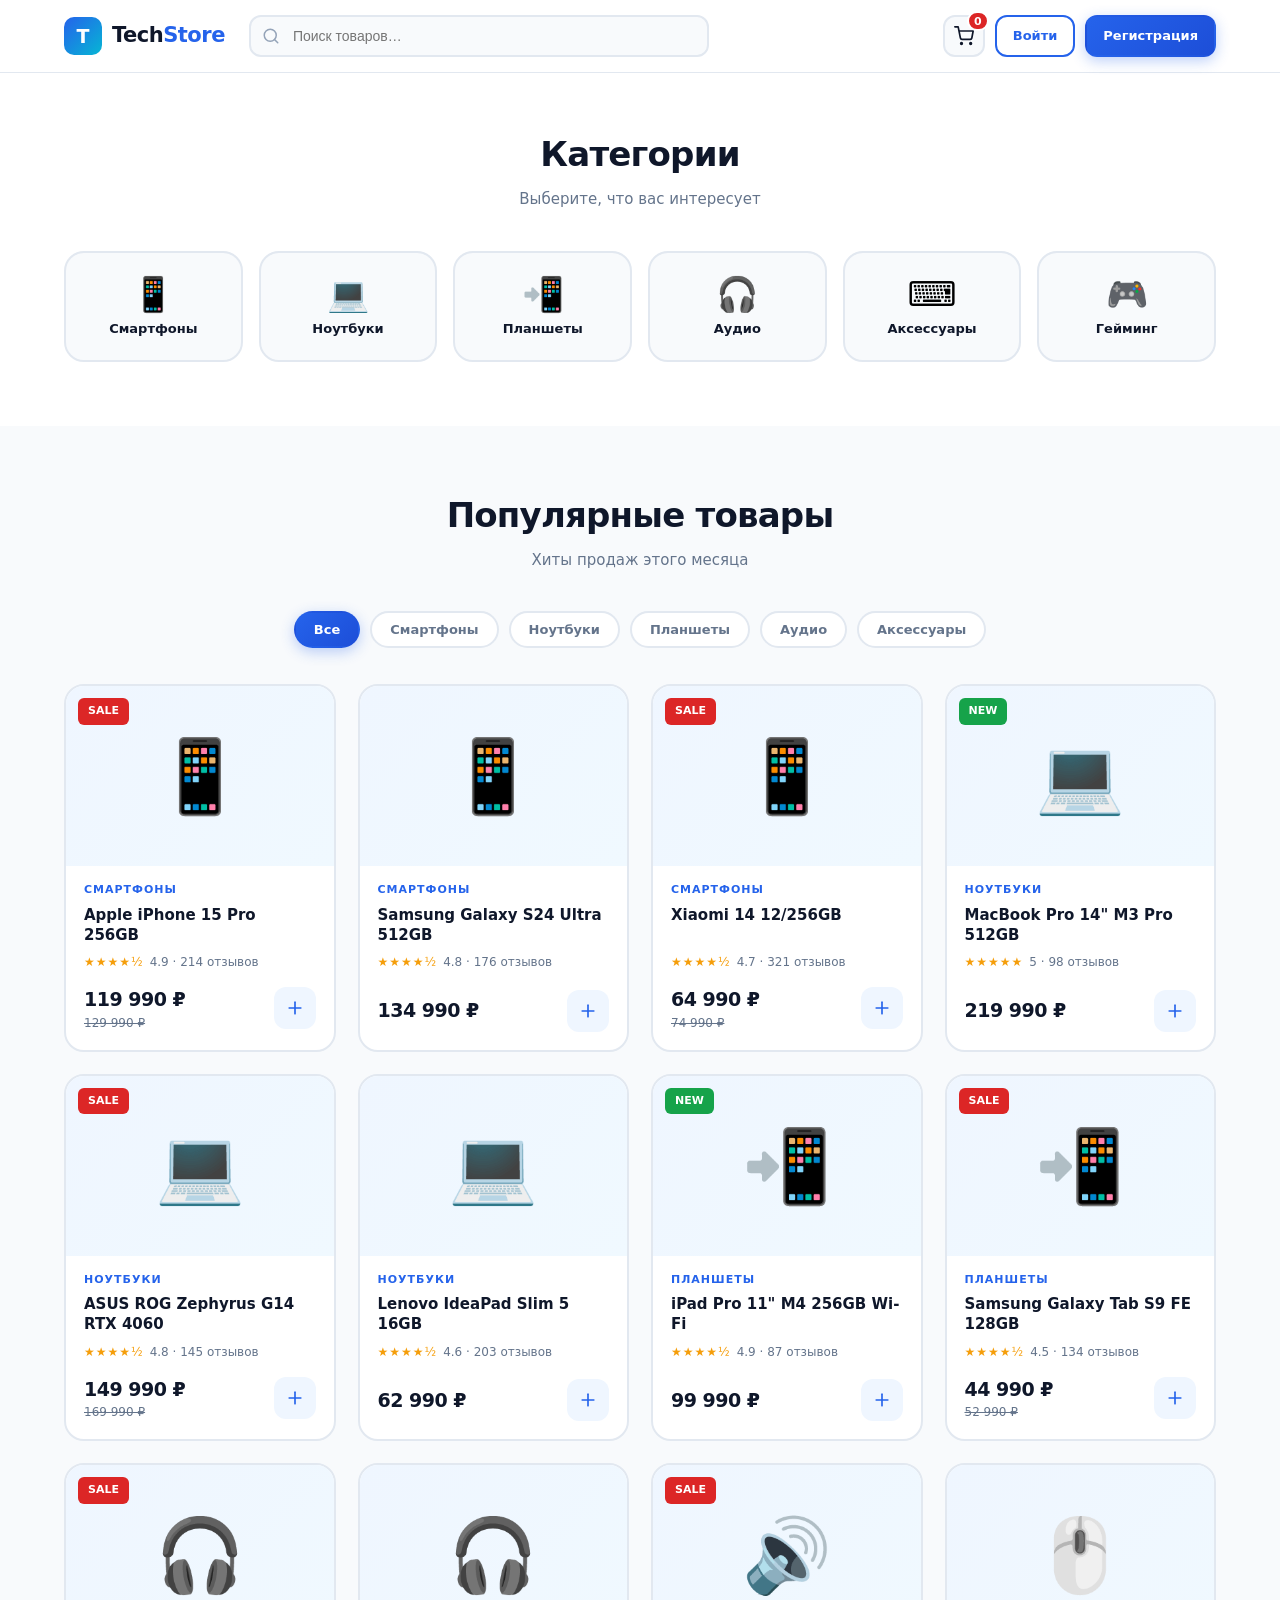
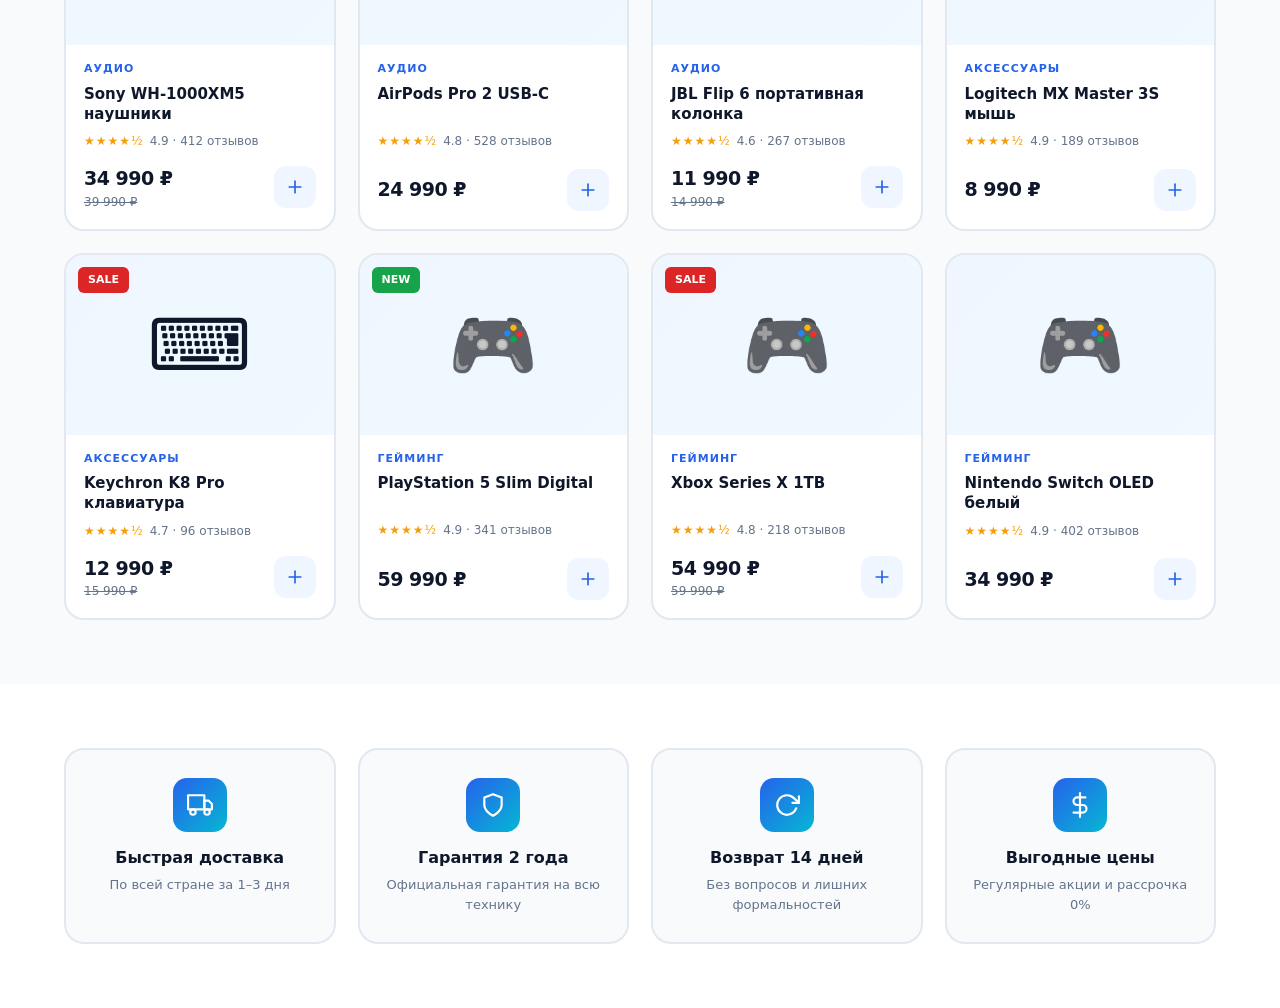
<file: pages/index.html>
<!DOCTYPE html>
<html lang="ru">
<head>
    <meta charset="UTF-8">
    <meta name="viewport" content="width=device-width, initial-scale=1.0">
    <title>TechStore</title>
    <link rel="stylesheet" href="../styles/index.css">
</head>
<body>

<header class="header">
    <div class="container header-inner">
        <a href="index.html" class="logo">
            <div class="logo-icon">T</div>
            <div class="logo-text">Tech<span>Store</span></div>
        </a>

        <div class="search">
            <svg class="search-icon" viewBox="0 0 24 24" fill="none" stroke="currentColor" stroke-width="2" stroke-linecap="round" stroke-linejoin="round">
                <circle cx="11" cy="11" r="8"/>
                <line x1="21" y1="21" x2="16.65" y2="16.65"/>
            </svg>
            <label>
                <input type="text" id="searchInput" placeholder="Поиск товаров…">
            </label>
        </div>

        <nav class="header-actions">
            <button class="icon-btn" id="cartBtn" aria-label="Корзина">
                <svg viewBox="0 0 24 24" fill="none" stroke="currentColor" stroke-width="2" stroke-linecap="round" stroke-linejoin="round">
                    <circle cx="9" cy="21" r="1"/>
                    <circle cx="20" cy="21" r="1"/>
                    <path d="M1 1h4l2.68 13.39a2 2 0 0 0 2 1.61h9.72a2 2 0 0 0 2-1.61L23 6H6"/>
                </svg>
                <span class="cart-badge" id="cartBadge">0</span>
            </button>
            <a href="login.html" class="btn btn-outline btn-sm">Войти</a>
            <a href="register.html" class="btn btn-primary btn-sm">Регистрация</a>
        </nav>
    </div>
</header>

<section class="categories">
    <div class="container">
        <div class="section-head">
            <h2>Категории</h2>
            <p>Выберите, что вас интересует</p>
        </div>

        <div class="category-grid" id="categoryGrid">

        </div>
    </div>
</section>

<section class="catalog" id="catalog">
    <div class="container">
        <div class="section-head">
            <h2>Популярные товары</h2>
            <p>Хиты продаж этого месяца</p>
        </div>

        <div class="filters" id="filters">
            <button class="filter-chip active" data-filter="all">Все</button>
            <button class="filter-chip" data-filter="smartphones">Смартфоны</button>
            <button class="filter-chip" data-filter="laptops">Ноутбуки</button>
            <button class="filter-chip" data-filter="tablets">Планшеты</button>
            <button class="filter-chip" data-filter="audio">Аудио</button>
            <button class="filter-chip" data-filter="accessories">Аксессуары</button>
        </div>

        <div class="product-grid" id="productGrid">
        </div>

        <div class="empty-state" id="emptyState">
            <svg viewBox="0 0 24 24" fill="none" stroke="currentColor" stroke-width="1.5" stroke-linecap="round" stroke-linejoin="round">
                <circle cx="11" cy="11" r="8"/>
                <line x1="21" y1="21" x2="16.65" y2="16.65"/>
            </svg>
            <p>Ничего не найдено</p>
            <span>Попробуйте изменить запрос или фильтр</span>
        </div>
    </div>
</section>

<section class="features">
    <div class="container">
        <div class="feature-grid">
            <div class="feature">
                <div class="feature-icon">
                    <svg viewBox="0 0 24 24" fill="none" stroke="currentColor" stroke-width="2" stroke-linecap="round" stroke-linejoin="round">
                        <rect x="1" y="3" width="15" height="13"/>
                        <polygon points="16 8 20 8 23 11 23 16 16 16 16 8"/>
                        <circle cx="5.5" cy="18.5" r="2.5"/>
                        <circle cx="18.5" cy="18.5" r="2.5"/>
                    </svg>
                </div>
                <h3>Быстрая доставка</h3>
                <p>По всей стране за 1–3 дня</p>
            </div>
            <div class="feature">
                <div class="feature-icon">
                    <svg viewBox="0 0 24 24" fill="none" stroke="currentColor" stroke-width="2" stroke-linecap="round" stroke-linejoin="round">
                        <path d="M12 22s8-4 8-10V5l-8-3-8 3v7c0 6 8 10 8 10z"/>
                    </svg>
                </div>
                <h3>Гарантия 2 года</h3>
                <p>Официальная гарантия на всю технику</p>
            </div>
            <div class="feature">
                <div class="feature-icon">
                    <svg viewBox="0 0 24 24" fill="none" stroke="currentColor" stroke-width="2" stroke-linecap="round" stroke-linejoin="round">
                        <polyline points="23 4 23 10 17 10"/>
                        <path d="M20.49 15a9 9 0 1 1-2.12-9.36L23 10"/>
                    </svg>
                </div>
                <h3>Возврат 14 дней</h3>
                <p>Без вопросов и лишних формальностей</p>
            </div>
            <div class="feature">
                <div class="feature-icon">
                    <svg viewBox="0 0 24 24" fill="none" stroke="currentColor" stroke-width="2" stroke-linecap="round" stroke-linejoin="round">
                        <line x1="12" y1="1" x2="12" y2="23"/>
                        <path d="M17 5H9.5a3.5 3.5 0 0 0 0 7h5a3.5 3.5 0 0 1 0 7H6"/>
                    </svg>
                </div>
                <h3>Выгодные цены</h3>
                <p>Регулярные акции и рассрочка 0%</p>
            </div>
        </div>
    </div>
</section>

<div class="toast" id="toast">
    <svg viewBox="0 0 24 24" fill="none" stroke="currentColor" stroke-width="2" stroke-linecap="round" stroke-linejoin="round">
        <path d="M22 11.08V12a10 10 0 1 1-5.93-9.14"/>
        <polyline points="22 4 12 14.01 9 11.01"/>
    </svg>
    <span id="toastText">Добавлено в корзину</span>
</div>

<script type="module" src="../scripts/index.js"></script>
</body>
</html>
</file>
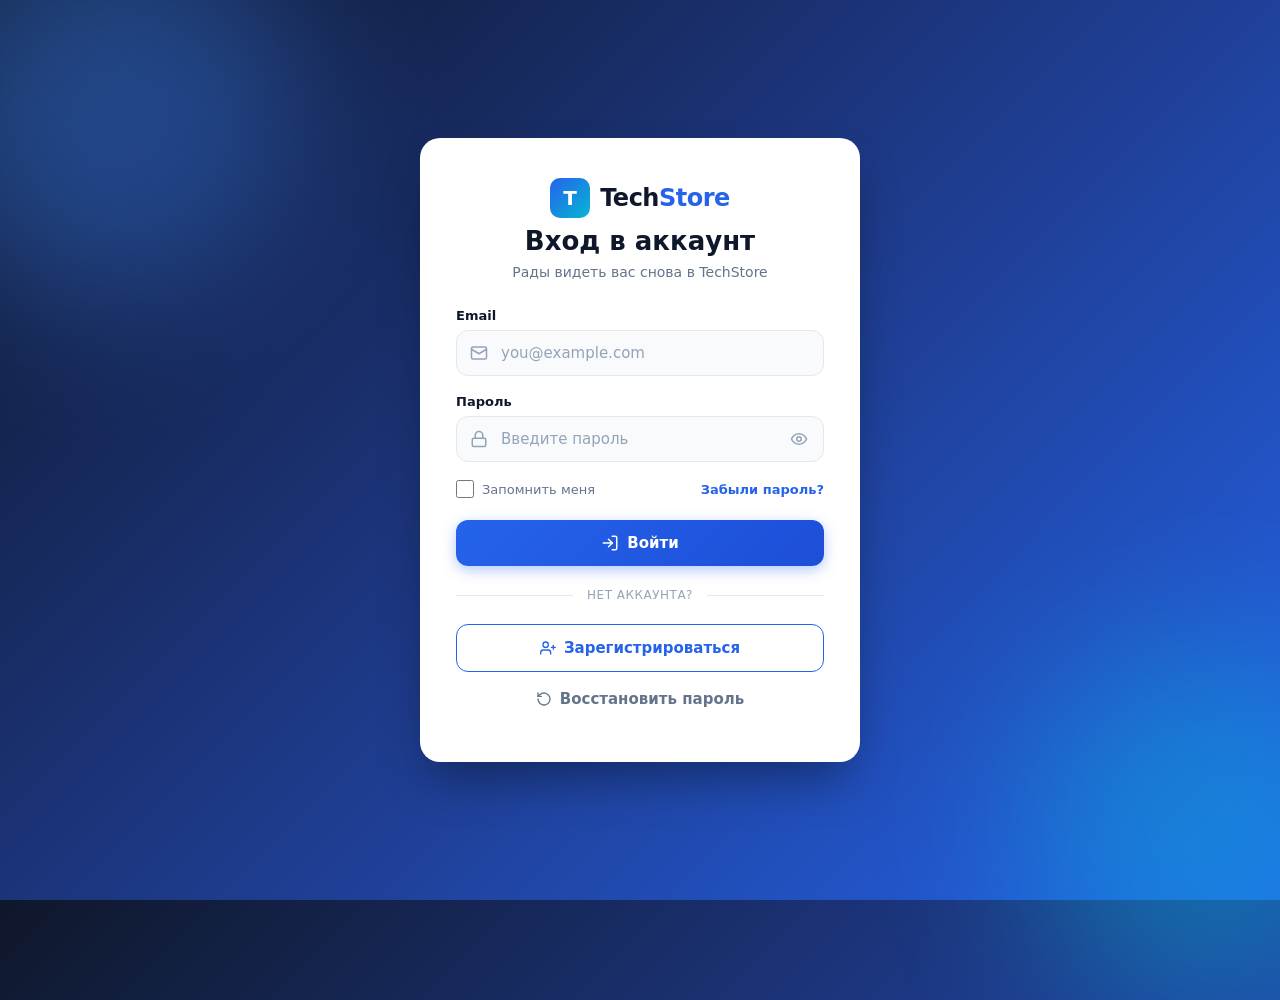
<file: pages/login.html>
<!DOCTYPE html>
<html lang="ru">
<head>
    <meta charset="UTF-8">
    <meta name="viewport" content="width=device-width, initial-scale=1.0">
    <title>Вход</title>
    <link type="text/css" rel="stylesheet" href="../styles/login.css" />
</head>
<body>

<div class="login-card">
    <div class="logo">
        <div class="logo-icon">T</div>
        <div class="logo-text">Tech<span>Store</span></div>
    </div>

    <h1>Вход в аккаунт</h1>
    <p class="subtitle">Рады видеть вас снова в TechStore</p>

    <form id="loginForm" novalidate>
        <div class="form-group">
            <label for="email">Email</label>
            <div class="input-wrapper">
                <input type="email" id="email" name="email" placeholder="you@example.com" autocomplete="email">
                <svg class="input-icon" viewBox="0 0 24 24" fill="none" stroke="currentColor" stroke-width="2" stroke-linecap="round" stroke-linejoin="round">
                    <rect x="2" y="4" width="20" height="16" rx="2"/>
                    <path d="m22 7-10 6L2 7"/>
                </svg>
            </div>
            <div class="error-message" id="emailError">Введите корректный email</div>
        </div>

        <div class="form-group">
            <label for="password">Пароль</label>
            <div class="input-wrapper">
                <input type="password" id="password" name="password" placeholder="Введите пароль" autocomplete="current-password">
                <svg class="input-icon" viewBox="0 0 24 24" fill="none" stroke="currentColor" stroke-width="2" stroke-linecap="round" stroke-linejoin="round">
                    <rect x="3" y="11" width="18" height="11" rx="2"/>
                    <path d="M7 11V7a5 5 0 0 1 10 0v4"/>
                </svg>
                <button type="button" class="toggle-password" data-target="password" aria-label="Показать пароль">
                    <svg viewBox="0 0 24 24" fill="none" stroke="currentColor" stroke-width="2" stroke-linecap="round" stroke-linejoin="round">
                        <path d="M2 12s3-7 10-7 10 7 10 7-3 7-10 7-10-7-10-7Z"/>
                        <circle cx="12" cy="12" r="3"/>
                    </svg>
                </button>
            </div>
            <div class="error-message" id="passwordError">Введите пароль</div>
        </div>

        <div class="form-extras">
            <div class="checkbox-group">
                <input type="checkbox" id="remember" name="remember">
                <label for="remember">Запомнить меня</label>
            </div>
            <a href="#" class="forgot-link" id="forgotLink">Забыли пароль?</a>
        </div>

        <button type="submit" class="btn btn-primary">
            <svg width="18" height="18" viewBox="0 0 24 24" fill="none" stroke="currentColor" stroke-width="2" stroke-linecap="round" stroke-linejoin="round">
                <path d="M15 3h4a2 2 0 0 1 2 2v14a2 2 0 0 1-2 2h-4"/>
                <polyline points="10 17 15 12 10 7"/>
                <line x1="15" y1="12" x2="3" y2="12"/>
            </svg>
            Войти
        </button>
    </form>

    <div class="divider">нет аккаунта?</div>

    <button type="button" class="btn btn-secondary" id="registerBtn">
        <svg viewBox="0 0 24 24" fill="none" stroke="currentColor" stroke-width="2" stroke-linecap="round" stroke-linejoin="round">
            <path d="M16 21v-2a4 4 0 0 0-4-4H5a4 4 0 0 0-4 4v2"/>
            <circle cx="8.5" cy="7" r="4"/>
            <line x1="20" y1="8" x2="20" y2="14"/>
            <line x1="23" y1="11" x2="17" y2="11"/>
        </svg>
        Зарегистрироваться
    </button>

    <button type="button" class="btn btn-ghost" id="recoverBtn">
        <svg viewBox="0 0 24 24" fill="none" stroke="currentColor" stroke-width="2" stroke-linecap="round" stroke-linejoin="round">
            <path d="M3 12a9 9 0 1 0 3-6.7L3 8"/>
            <polyline points="3 3 3 8 8 8"/>
        </svg>
        Восстановить пароль
    </button>
</div>

<script type="module" src="../scripts/login.js"></script>

</body>
</html>
</file>
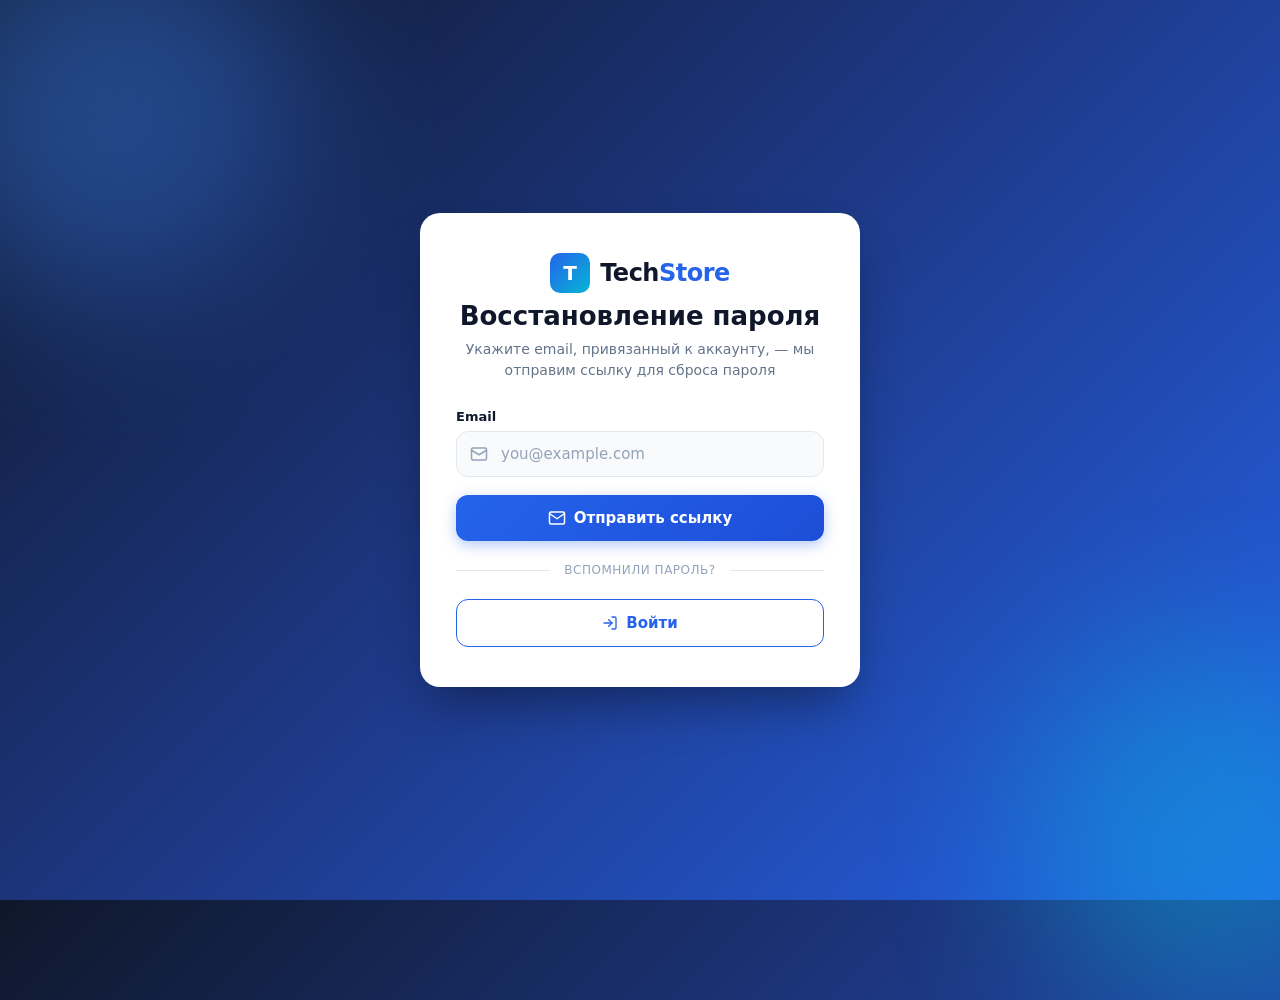
<file: pages/recover.html>
<!DOCTYPE html>
<html lang="ru">
<head>
    <meta charset="UTF-8">
    <meta name="viewport" content="width=device-width, initial-scale=1.0">
    <title>Восстановление пароля</title>
    <link type="text/css" rel="stylesheet" href="../styles/recover.css">
</head>
<body>

<div class="recover-card">
    <div class="logo">
        <div class="logo-icon">T</div>
        <div class="logo-text">Tech<span>Store</span></div>
    </div>

    <h1>Восстановление пароля</h1>
    <p class="subtitle">
        Укажите email, привязанный к аккаунту, — мы отправим ссылку для сброса пароля
    </p>

    <form id="recoverForm" novalidate>
        <div class="form-group">
            <label for="email">Email</label>
            <div class="input-wrapper">
                <input type="email" id="email" name="email" placeholder="you@example.com" autocomplete="email">
                <svg class="input-icon" viewBox="0 0 24 24" fill="none" stroke="currentColor" stroke-width="2" stroke-linecap="round" stroke-linejoin="round">
                    <rect x="2" y="4" width="20" height="16" rx="2"/>
                    <path d="m22 7-10 6L2 7"/>
                </svg>
            </div>
            <div class="error-message" id="emailError">Введите корректный email</div>
        </div>

        <button type="submit" class="btn btn-primary" id="recoverSubmit">
            <svg width="18" height="18" viewBox="0 0 24 24" fill="none" stroke="currentColor" stroke-width="2" stroke-linecap="round" stroke-linejoin="round">
                <path d="M4 4h16c1.1 0 2 .9 2 2v12c0 1.1-.9 2-2 2H4c-1.1 0-2-.9-2-2V6c0-1.1.9-2 2-2z"/>
                <polyline points="22,6 12,13 2,6"/>
            </svg>
            Отправить ссылку
        </button>
    </form>

    <div class="success-message" id="successMessage">
        <svg viewBox="0 0 24 24" fill="none" stroke="currentColor" stroke-width="2" stroke-linecap="round" stroke-linejoin="round">
            <path d="M22 11.08V12a10 10 0 1 1-5.93-9.14"/>
            <polyline points="22 4 12 14.01 9 11.01"/>
        </svg>
        <div class="success-content">
            <strong>Письмо отправлено!</strong>
            <span>Проверьте почту <em id="sentEmail"></em> и перейдите по ссылке из письма.</span>
        </div>
    </div>

    <div class="divider">вспомнили пароль?</div>

    <button type="button" class="btn btn-secondary" id="loginBtn">
        <svg viewBox="0 0 24 24" fill="none" stroke="currentColor" stroke-width="2" stroke-linecap="round" stroke-linejoin="round">
            <path d="M15 3h4a2 2 0 0 1 2 2v14a2 2 0 0 1-2 2h-4"/>
            <polyline points="10 17 15 12 10 7"/>
            <line x1="15" y1="12" x2="3" y2="12"/>
        </svg>
        Войти
    </button>
</div>

<script type="module" src="../scripts/recover.js"></script>
</body>
</html>
</file>
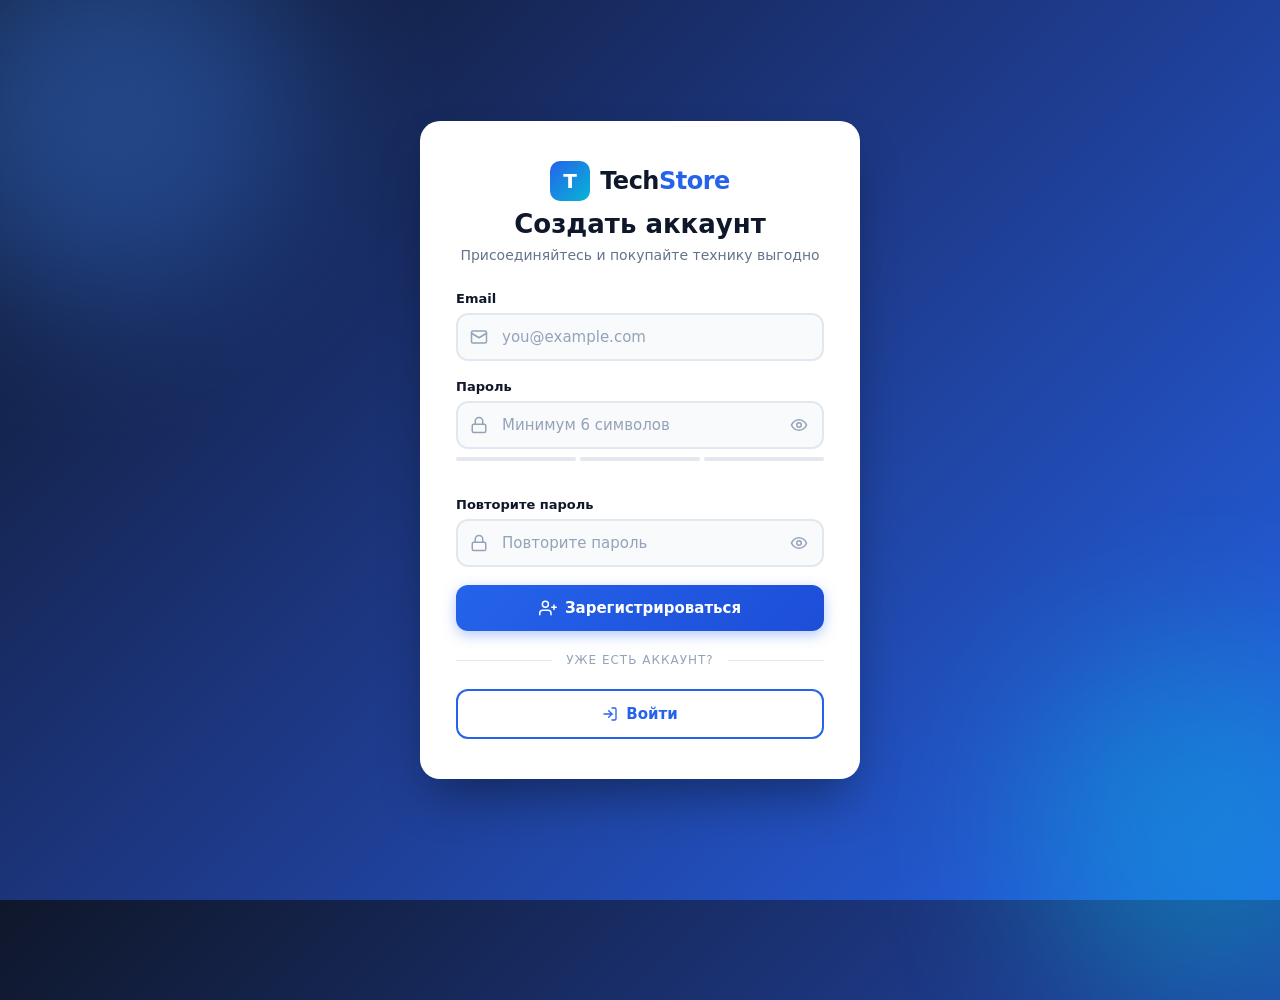
<file: pages/register.html>
<!DOCTYPE html>
<html lang="ru">
<head>
    <meta charset="UTF-8">
    <meta name="viewport" content="width=device-width, initial-scale=1.0">
    <title>Регистрация</title>
    <link type="text/css" rel="stylesheet" href="../styles/register.css" />
</head>
<body>

<div class="register-card">
    <div class="logo">
        <div class="logo-icon">T</div>
        <div class="logo-text">Tech<span>Store</span></div>
    </div>

    <h1>Создать аккаунт</h1>
    <p class="subtitle">Присоединяйтесь и покупайте технику выгодно</p>

    <form id="registerForm" novalidate>
        <div class="form-group">
            <label for="email">Email</label>
            <div class="input-wrapper">
                <input type="email" id="email" name="email" placeholder="you@example.com" autocomplete="email">
                <svg class="input-icon" viewBox="0 0 24 24" fill="none" stroke="currentColor" stroke-width="2" stroke-linecap="round" stroke-linejoin="round">
                    <rect x="2" y="4" width="20" height="16" rx="2"/>
                    <path d="m22 7-10 6L2 7"/>
                </svg>
            </div>
            <div class="error-message" id="emailError">Введите корректный email</div>
        </div>

        <div class="form-group">
            <label for="password">Пароль</label>
            <div class="input-wrapper">
                <input type="password" id="password" name="password" placeholder="Минимум 6 символов" autocomplete="new-password">
                <svg class="input-icon" viewBox="0 0 24 24" fill="none" stroke="currentColor" stroke-width="2" stroke-linecap="round" stroke-linejoin="round">
                    <rect x="3" y="11" width="18" height="11" rx="2"/>
                    <path d="M7 11V7a5 5 0 0 1 10 0v4"/>
                </svg>
                <button type="button" class="toggle-password" data-target="password" aria-label="Показать пароль">
                    <svg viewBox="0 0 24 24" fill="none" stroke="currentColor" stroke-width="2" stroke-linecap="round" stroke-linejoin="round">
                        <path d="M2 12s3-7 10-7 10 7 10 7-3 7-10 7-10-7-10-7Z"/>
                        <circle cx="12" cy="12" r="3"/>
                    </svg>
                </button>
            </div>
            <div class="password-strength">
                <div class="strength-bar" id="bar1"></div>
                <div class="strength-bar" id="bar2"></div>
                <div class="strength-bar" id="bar3"></div>
            </div>
            <div class="strength-text" id="strengthText"></div>
            <div class="error-message" id="passwordError">Пароль должен содержать минимум 6 символов</div>
        </div>

        <div class="form-group">
            <label for="confirmPassword">Повторите пароль</label>
            <div class="input-wrapper">
                <input type="password" id="confirmPassword" name="confirmPassword" placeholder="Повторите пароль" autocomplete="new-password">
                <svg class="input-icon" viewBox="0 0 24 24" fill="none" stroke="currentColor" stroke-width="2" stroke-linecap="round" stroke-linejoin="round">
                    <rect x="3" y="11" width="18" height="11" rx="2"/>
                    <path d="M7 11V7a5 5 0 0 1 10 0v4"/>
                </svg>
                <button type="button" class="toggle-password" data-target="confirmPassword" aria-label="Показать пароль">
                    <svg viewBox="0 0 24 24" fill="none" stroke="currentColor" stroke-width="2" stroke-linecap="round" stroke-linejoin="round">
                        <path d="M2 12s3-7 10-7 10 7 10 7-3 7-10 7-10-7-10-7Z"/>
                        <circle cx="12" cy="12" r="3"/>
                    </svg>
                </button>
            </div>
            <div class="error-message" id="confirmError">Пароли не совпадают</div>
        </div>

        <button type="submit" class="btn btn-primary">
            <svg width="18" height="18" viewBox="0 0 24 24" fill="none" stroke="currentColor" stroke-width="2" stroke-linecap="round" stroke-linejoin="round">
                <path d="M16 21v-2a4 4 0 0 0-4-4H5a4 4 0 0 0-4 4v2"/>
                <circle cx="8.5" cy="7" r="4"/>
                <line x1="20" y1="8" x2="20" y2="14"/>
                <line x1="23" y1="11" x2="17" y2="11"/>
            </svg>
            Зарегистрироваться
        </button>
    </form>

    <div class="divider">уже есть аккаунт?</div>

    <button type="button" class="btn btn-secondary" id="loginBtn">
        <svg viewBox="0 0 24 24" fill="none" stroke="currentColor" stroke-width="2" stroke-linecap="round" stroke-linejoin="round">
            <path d="M15 3h4a2 2 0 0 1 2 2v14a2 2 0 0 1-2 2h-4"/>
            <polyline points="10 17 15 12 10 7"/>
            <line x1="15" y1="12" x2="3" y2="12"/>
        </svg>
        Войти
    </button>
</div>

<script type="module" src="../scripts/register.js"></script>

</body>
</html>
</file>
<file: styles/index.css>
:root {
    --primary: #2563eb;
    --primary-hover: #1d4ed8;
    --primary-light: #eff6ff;
    --text: #0f172a;
    --text-muted: #64748b;
    --border: #e2e8f0;
    --bg: #ffffff;
    --bg-soft: #f8fafc;
    --success: #16a34a;
    --error: #dc2626;
    --radius: 12px;
    --radius-lg: 20px;
    --shadow: 0 4px 14px rgba(15, 23, 42, 0.06);
    --shadow-lg: 0 20px 40px -12px rgba(15, 23, 42, 0.18);
}

* {
    margin: 0;
    padding: 0;
    box-sizing: border-box;
}

html {
    scroll-behavior: smooth;
}

body {
    font-family: 'Segoe UI', system-ui, -apple-system, sans-serif;
    color: var(--text);
    background: var(--bg);
    line-height: 1.5;
    -webkit-font-smoothing: antialiased;
}

.container {
    width: 100%;
    max-width: 1200px;
    margin: 0 auto;
    padding: 0 24px;
}

a {
    color: inherit;
    text-decoration: none;
}

button {
    font-family: inherit;
}

.btn {
    display: inline-flex;
    align-items: center;
    justify-content: center;
    gap: 8px;
    padding: 12px 22px;
    font-size: 14px;
    font-weight: 600;
    border: 2px solid transparent;
    border-radius: var(--radius);
    cursor: pointer;
    transition: all 0.2s ease;
    white-space: nowrap;
}

.btn-sm {
    padding: 9px 16px;
    font-size: 13px;
}

.btn-primary {
    background: linear-gradient(135deg, var(--primary), #1d4ed8);
    color: #fff;
    box-shadow: 0 4px 14px rgba(37, 99, 235, 0.3);
}

.btn-primary:hover {
    transform: translateY(-1px);
    box-shadow: 0 6px 20px rgba(37, 99, 235, 0.4);
}

.btn-outline {
    background: #fff;
    color: var(--primary);
    border-color: var(--primary);
}

.btn-outline:hover {
    background: var(--primary-light);
}

.header {
    position: sticky;
    top: 0;
    z-index: 100;
    background: rgba(255, 255, 255, 0.9);
    backdrop-filter: saturate(180%) blur(12px);
    border-bottom: 1px solid var(--border);
}

.header-inner {
    display: flex;
    align-items: center;
    gap: 24px;
    height: 72px;
}

.logo {
    display: flex;
    align-items: center;
    gap: 10px;
    flex-shrink: 0;
}

.logo-icon {
    width: 38px;
    height: 38px;
    background: linear-gradient(135deg, var(--primary), #06b6d4);
    border-radius: 10px;
    display: flex;
    align-items: center;
    justify-content: center;
    color: #fff;
    font-size: 19px;
    font-weight: bold;
}

.logo-text {
    font-size: 21px;
    font-weight: 700;
    letter-spacing: -0.5px;
}

.logo-text span {
    color: var(--primary);
}

.search {
    position: relative;
    flex: 1;
    max-width: 460px;
}

.search input {
    width: 100%;
    padding: 11px 16px 11px 42px;
    font-size: 14px;
    background: var(--bg-soft);
    border: 2px solid var(--border);
    border-radius: var(--radius);
    outline: none;
    transition: all 0.2s;
}

.search input:focus {
    background: #fff;
    border-color: var(--primary);
    box-shadow: 0 0 0 4px rgba(37, 99, 235, 0.1);
}

.search-icon {
    position: absolute;
    left: 13px;
    top: 50%;
    transform: translateY(-50%);
    width: 18px;
    height: 18px;
    color: #94a3b8;
    pointer-events: none;
}

.header-actions {
    display: flex;
    align-items: center;
    gap: 10px;
    margin-left: auto;
}

.icon-btn {
    position: relative;
    width: 42px;
    height: 42px;
    display: flex;
    align-items: center;
    justify-content: center;
    background: var(--bg-soft);
    border: 2px solid var(--border);
    border-radius: var(--radius);
    cursor: pointer;
    color: var(--text);
    transition: all 0.2s;
}

.icon-btn:hover {
    background: var(--primary-light);
    border-color: var(--primary);
    color: var(--primary);
}

.icon-btn svg {
    width: 20px;
    height: 20px;
}

.cart-badge {
    position: absolute;
    top: -6px;
    right: -6px;
    min-width: 20px;
    height: 20px;
    padding: 0 5px;
    background: var(--error);
    color: #fff;
    font-size: 11px;
    font-weight: 700;
    border-radius: 10px;
    display: flex;
    align-items: center;
    justify-content: center;
    border: 2px solid #fff;
}

section {
    padding: 64px 0;
}

.section-head {
    text-align: center;
    margin-bottom: 40px;
}

.section-head h2 {
    font-size: 34px;
    font-weight: 800;
    letter-spacing: -0.8px;
    margin-bottom: 8px;
}

.section-head p {
    font-size: 15px;
    color: var(--text-muted);
}

.categories {
    background: var(--bg);
    padding-top: 56px;
}

.category-grid {
    display: grid;
    grid-template-columns: repeat(6, 1fr);
    gap: 16px;
}

.category-card {
    display: flex;
    flex-direction: column;
    align-items: center;
    gap: 10px;
    padding: 24px 12px;
    background: var(--bg-soft);
    border: 2px solid var(--border);
    border-radius: var(--radius-lg);
    cursor: pointer;
    transition: all 0.2s ease;
    text-align: center;
}

.category-card:hover {
    background: #fff;
    border-color: var(--primary);
    transform: translateY(-3px);
    box-shadow: var(--shadow-lg);
}

.category-emoji {
    font-size: 34px;
    line-height: 1;
}

.category-name {
    font-size: 13px;
    font-weight: 600;
    color: var(--text);
}

.catalog {
    background: var(--bg-soft);
}

.filters {
    display: flex;
    flex-wrap: wrap;
    gap: 10px;
    justify-content: center;
    margin-bottom: 36px;
}

.filter-chip {
    padding: 9px 18px;
    font-size: 13px;
    font-weight: 600;
    color: var(--text-muted);
    background: #fff;
    border: 2px solid var(--border);
    border-radius: 100px;
    cursor: pointer;
    transition: all 0.2s ease;
}

.filter-chip:hover {
    border-color: var(--primary);
    color: var(--primary);
}

.filter-chip.active {
    background: linear-gradient(135deg, var(--primary), #1d4ed8);
    color: #fff;
    border-color: transparent;
    box-shadow: 0 4px 14px rgba(37, 99, 235, 0.3);
}

.product-grid {
    display: grid;
    grid-template-columns: repeat(4, 1fr);
    gap: 22px;
}

.product-card {
    background: #fff;
    border: 2px solid var(--border);
    border-radius: var(--radius-lg);
    overflow: hidden;
    display: flex;
    flex-direction: column;
    transition: all 0.25s ease;
}

.product-card:hover {
    transform: translateY(-4px);
    box-shadow: var(--shadow-lg);
    border-color: rgba(37, 99, 235, 0.3);
}

.product-image {
    position: relative;
    height: 180px;
    display: flex;
    align-items: center;
    justify-content: center;
    background: linear-gradient(135deg, #eff6ff, #f0f9ff);
    font-size: 72px;
}

.product-badge {
    position: absolute;
    top: 12px;
    left: 12px;
    padding: 5px 10px;
    font-size: 11px;
    font-weight: 700;
    color: #fff;
    background: var(--error);
    border-radius: 6px;
    text-transform: uppercase;
    letter-spacing: 0;
}

.product-badge.new {
    background: var(--success);
}

.product-body {
    padding: 16px 18px 18px;
    display: flex;
    flex-direction: column;
    flex: 1;
}

.product-category {
    font-size: 11px;
    font-weight: 600;
    color: var(--primary);
    text-transform: uppercase;
    letter-spacing: 1px;
    margin-bottom: 6px;
}

.product-title {
    font-size: 15px;
    font-weight: 700;
    line-height: 1.35;
    margin-bottom: 8px;
    min-height: 40px;
}

.product-rating {
    display: flex;
    align-items: center;
    gap: 6px;
    font-size: 12px;
    color: var(--text-muted);
    margin-bottom: 14px;
}

.stars {
    color: #f59e0b;
    letter-spacing: 1px;
}

.product-footer {
    display: flex;
    align-items: center;
    justify-content: space-between;
    gap: 10px;
    margin-top: auto;
}

.product-price {
    display: flex;
    flex-direction: column;
}

.price-current {
    font-size: 19px;
    font-weight: 800;
    color: var(--text);
    letter-spacing: -0.5px;
}

.price-old {
    font-size: 12px;
    color: var(--text-muted);
    text-decoration: line-through;
}

.add-to-cart {
    width: 42px;
    height: 42px;
    display: flex;
    align-items: center;
    justify-content: center;
    background: var(--primary-light);
    color: var(--primary);
    border: none;
    border-radius: var(--radius);
    cursor: pointer;
    transition: all 0.2s ease;
    flex-shrink: 0;
}

.add-to-cart:hover {
    background: var(--primary);
    color: #fff;
    transform: scale(1.05);
}

.add-to-cart svg {
    width: 20px;
    height: 20px;
}

.empty-state {
    display: none;
    flex-direction: column;
    align-items: center;
    gap: 8px;
    padding: 60px 20px;
    text-align: center;
    color: var(--text-muted);
}

.empty-state.show {
    display: flex;
}

.empty-state svg {
    width: 56px;
    height: 56px;
    color: #cbd5e1;
    margin-bottom: 8px;
}

.empty-state p {
    font-size: 17px;
    font-weight: 700;
    color: var(--text);
}

.empty-state span {
    font-size: 14px;
}

.features {
    background: var(--bg);
}

.feature-grid {
    display: grid;
    grid-template-columns: repeat(4, 1fr);
    gap: 22px;
}

.feature {
    text-align: center;
    padding: 28px 18px;
    background: var(--bg-soft);
    border: 2px solid var(--border);
    border-radius: var(--radius-lg);
    transition: all 0.2s ease;
}

.feature:hover {
    border-color: var(--primary);
    background: #fff;
    transform: translateY(-3px);
    box-shadow: var(--shadow);
}

.feature-icon {
    width: 54px;
    height: 54px;
    margin: 0 auto 14px;
    display: flex;
    align-items: center;
    justify-content: center;
    background: linear-gradient(135deg, var(--primary), #06b6d4);
    border-radius: 14px;
    color: #fff;
}

.feature-icon svg {
    width: 26px;
    height: 26px;
}

.feature h3 {
    font-size: 16px;
    font-weight: 700;
    margin-bottom: 5px;
}

.feature p {
    font-size: 13px;
    color: var(--text-muted);
}

.toast {
    position: fixed;
    bottom: 24px;
    right: 24px;
    z-index: 200;
    display: flex;
    align-items: center;
    gap: 10px;
    padding: 14px 20px;
    background: #0f172a;
    color: #fff;
    font-size: 14px;
    font-weight: 600;
    border-radius: var(--radius);
    box-shadow: var(--shadow-lg);
    transform: translateY(120%);
    opacity: 0;
    transition: all 0.35s cubic-bezier(0.16, 1, 0.3, 1);
}

.toast.show {
    transform: translateY(0);
    opacity: 1;
}

.toast svg {
    width: 20px;
    height: 20px;
    color: #4ade80;
    flex-shrink: 0;
}

@media (max-width: 1024px) {
    .category-grid {
        grid-template-columns: repeat(3, 1fr);
    }

    .product-grid {
        grid-template-columns: repeat(3, 1fr);
    }

    .feature-grid {
        grid-template-columns: repeat(2, 1fr);
    }
}

@media (max-width: 768px) {
    .header-inner {
        height: 64px;
        gap: 12px;
    }

    .search {
        max-width: none;
    }

    .header-actions .btn-sm {
        display: none;
    }

    section {
        padding: 48px 0;
    }

    .section-head h2 {
        font-size: 26px;
    }

    .category-grid {
        grid-template-columns: repeat(2, 1fr);
    }

    .product-grid {
        grid-template-columns: repeat(2, 1fr);
    }

    .feature-grid {
        grid-template-columns: 1fr;
    }
}

@media (max-width: 480px) {
    .container {
        padding: 0 16px;
    }

    .product-grid {
        grid-template-columns: 1fr;
    }

    .toast {
        left: 16px;
        right: 16px;
        bottom: 16px;
        justify-content: center;
    }
}
</file>
<file: styles/login.css>
:root {
    --primary: #2563eb;
    --primary-hover: #1d4ed8;
    --primary-light: #eff6ff;
    --bg: #0f172a;
    --card-bg: #ffffff;
    --text: #0f172a;
    --text-muted: #64748b;
    --border: #e2e8f0;
    --error: #dc2626;
    --success: #16a34a;
    --radius: 12px;
}

* {
    margin: 0;
    padding: 0;
    box-sizing: border-box;
}

body {
    font-family: 'Segoe UI', system-ui, -apple-system, sans-serif;
    min-height: 100vh;
    display: flex;
    align-items: center;
    justify-content: center;
    padding: 20px;
    background: linear-gradient(135deg, #0f172a 0%, #1e3a8a 50%, #2563eb 100%);
    position: relative;
    overflow-x: hidden;
}

body::before,
body::after {
    content: '';
    position: absolute;
    border-radius: 50%;
    filter: blur(80px);
    opacity: 0.4;
    z-index: 0;
}

body::before {
    width: 400px;
    height: 400px;
    background: #3b82f6;
    top: -100px;
    left: -100px;
}

body::after {
    width: 350px;
    height: 350px;
    background: #06b6d4;
    bottom: -100px;
    right: -100px;
}

.login-card {
    position: relative;
    z-index: 1;
    background: var(--card-bg);
    width: 100%;
    max-width: 440px;
    padding: 40px 36px;
    border-radius: 20px;
    box-shadow: 0 25px 50px -12px rgba(0, 0, 0, 0.4);
    animation: slideUp 0.5s ease-out;
}

@keyframes slideUp {
    from {
        opacity: 0;
        transform: translateY(30px);
    }
    to {
        opacity: 1;
        transform: translateY(0);
    }
}

.logo {
    display: flex;
    align-items: center;
    justify-content: center;
    gap: 10px;
    margin-bottom: 8px;
}

.logo-icon {
    width: 40px;
    height: 40px;
    background: linear-gradient(135deg, var(--primary), #06b6d4);
    border-radius: 10px;
    display: flex;
    align-items: center;
    justify-content: center;
    color: #fff;
    font-size: 20px;
    font-weight: bold;
}

.logo-text {
    font-size: 24px;
    font-weight: 700;
    color: var(--text);
    letter-spacing: -0.5px;
}

.logo-text span {
    color: var(--primary);
}

h1 {
    font-size: 26px;
    font-weight: 700;
    color: var(--text);
    text-align: center;
    margin-bottom: 8px;
}

.subtitle {
    text-align: center;
    color: var(--text-muted);
    font-size: 14px;
    margin-bottom: 28px;
}

.form-group {
    margin-bottom: 18px;
}

label {
    display: block;
    font-size: 13px;
    font-weight: 600;
    color: var(--text);
    margin-bottom: 7px;
}

.input-wrapper {
    position: relative;
}

.input-wrapper input {
    width: 100%;
    padding: 13px 16px 13px 44px;
    font-size: 15px;
    font-family: inherit;
    color: var(--text);
    background: #f8fafc;
    border: 1.5px solid var(--border);
    border-radius: var(--radius);
    outline: none;
    transition: all 0.2s ease;
}

.input-wrapper input::placeholder {
    color: #94a3b8;
}

.input-wrapper input:focus {
    background: #fff;
    border-color: var(--primary);
    box-shadow: 0 0 0 4px rgba(37, 99, 235, 0.12);
}

.input-wrapper input.error {
    border-color: var(--error);
    background: #fef2f2;
}

.input-wrapper input.valid {
    border-color: var(--success);
}

.input-icon {
    position: absolute;
    left: 14px;
    top: 50%;
    transform: translateY(-50%);
    width: 18px;
    height: 18px;
    color: #94a3b8;
    pointer-events: none;
    transition: color 0.2s;
}

.input-wrapper input:focus ~ .input-icon {
    color: var(--primary);
}

.toggle-password {
    position: absolute;
    right: 12px;
    top: 50%;
    transform: translateY(-50%);
    background: none;
    border: none;
    cursor: pointer;
    color: #94a3b8;
    padding: 4px;
    display: flex;
    align-items: center;
    justify-content: center;
    border-radius: 6px;
    transition: color 0.2s, background 0.2s;
}

.toggle-password:hover {
    color: var(--primary);
    background: var(--primary-light);
}

.toggle-password svg {
    width: 18px;
    height: 18px;
}

.error-message {
    display: none;
    font-size: 12px;
    color: var(--error);
    margin-top: 5px;
    padding-left: 2px;
}

.error-message.show {
    display: block;
    animation: shake 0.3s;
}

@keyframes shake {
    0%, 100% {
        transform: translateX(0);
    }
    25% {
        transform: translateX(-4px);
    }
    75% {
        transform: translateX(4px);
    }
}

.form-extras {
    display: flex;
    align-items: center;
    justify-content: space-between;
    gap: 12px;
    margin: 4px 0 22px;
}

.checkbox-group {
    display: flex;
    align-items: center;
    gap: 8px;
}

.checkbox-group input[type="checkbox"] {
    width: 18px;
    height: 18px;
    accent-color: var(--primary);
    cursor: pointer;
    flex-shrink: 0;
}

.checkbox-group label {
    font-size: 13px;
    font-weight: 400;
    color: var(--text-muted);
    margin: 0;
    cursor: pointer;
}

.forgot-link {
    font-size: 13px;
    font-weight: 600;
    color: var(--primary);
    text-decoration: none;
    white-space: nowrap;
    transition: color 0.2s;
}

.forgot-link:hover {
    color: var(--primary-hover);
    text-decoration: underline;
}

.btn {
    width: 100%;
    padding: 14px;
    font-size: 15px;
    font-weight: 600;
    font-family: inherit;
    border: none;
    border-radius: var(--radius);
    cursor: pointer;
    transition: all 0.2s ease;
    display: flex;
    align-items: center;
    justify-content: center;
    gap: 8px;
}

.btn-primary {
    background: linear-gradient(135deg, var(--primary), #1d4ed8);
    color: #fff;
    box-shadow: 0 4px 14px rgba(37, 99, 235, 0.35);
}

.btn-primary:hover {
    transform: translateY(-1px);
    box-shadow: 0 6px 20px rgba(37, 99, 235, 0.45);
}

.btn-primary:active {
    transform: translateY(0);
}

.divider {
    display: flex;
    align-items: center;
    gap: 14px;
    margin: 22px 0;
    color: #94a3b8;
    font-size: 12px;
    text-transform: uppercase;
    letter-spacing: 0.5px;
}

.divider::before,
.divider::after {
    content: '';
    flex: 1;
    height: 1px;
    background: var(--border);
}

.btn-secondary {
    background: transparent;
    color: var(--primary);
    border: 1.5px solid var(--primary);
}

.btn-secondary:hover {
    background: var(--primary-light);
}

.btn-secondary svg {
    width: 16px;
    height: 16px;
}

.btn-ghost {
    background: transparent;
    color: var(--text-muted);
    border: none;
    margin-top: 4px;
}

.btn-ghost:hover {
    color: var(--primary);
    background: var(--primary-light);
}

.btn-ghost svg {
    width: 16px;
    height: 16px;
}

.footer-text {
    text-align: center;
    font-size: 12px;
    color: var(--text-muted);
    margin-top: 20px;
}

@media (max-width: 480px) {
    .login-card {
        padding: 30px 24px;
    }

    h1 {
        font-size: 22px;
    }

    .logo-text {
        font-size: 20px;
    }

    .form-extras {
        flex-direction: column;
        align-items: flex-start;
        gap: 8px;
    }
}
</file>
<file: styles/recover.css>
:root {
    --primary: #2563eb;
    --primary-hover: #1d4ed8;
    --primary-light: #eff6ff;
    --bg: #0f172a;
    --card-bg: #ffffff;
    --text: #0f172a;
    --text-muted: #64748b;
    --border: #e2e8f0;
    --error: #dc2626;
    --success: #16a34a;
    --success-bg: #f0fdf4;
    --success-border: #bbf7d0;
    --radius: 12px;
}

* {
    margin: 0;
    padding: 0;
    box-sizing: border-box;
}

body {
    font-family: 'Segoe UI', system-ui, -apple-system, sans-serif;
    min-height: 100vh;
    display: flex;
    align-items: center;
    justify-content: center;
    padding: 20px;
    background: linear-gradient(135deg, #0f172a 0%, #1e3a8a 50%, #2563eb 100%);
    position: relative;
    overflow-x: hidden;
}

body::before,
body::after {
    content: '';
    position: absolute;
    border-radius: 50%;
    filter: blur(80px);
    opacity: 0.4;
    z-index: 0;
}

body::before {
    width: 400px;
    height: 400px;
    background: #3b82f6;
    top: -100px;
    left: -100px;
}

body::after {
    width: 350px;
    height: 350px;
    background: #06b6d4;
    bottom: -100px;
    right: -100px;
}

.recover-card {
    position: relative;
    z-index: 1;
    background: var(--card-bg);
    width: 100%;
    max-width: 440px;
    padding: 40px 36px;
    border-radius: 20px;
    box-shadow: 0 25px 50px -12px rgba(0, 0, 0, 0.4);
    animation: slideUp 0.5s ease-out;
}

@keyframes slideUp {
    from {
        opacity: 0;
        transform: translateY(30px);
    }
    to {
        opacity: 1;
        transform: translateY(0);
    }
}

.logo {
    display: flex;
    align-items: center;
    justify-content: center;
    gap: 10px;
    margin-bottom: 8px;
}

.logo-icon {
    width: 40px;
    height: 40px;
    background: linear-gradient(135deg, var(--primary), #06b6d4);
    border-radius: 10px;
    display: flex;
    align-items: center;
    justify-content: center;
    color: #fff;
    font-size: 20px;
    font-weight: bold;
}

.logo-text {
    font-size: 24px;
    font-weight: 700;
    color: var(--text);
    letter-spacing: -0.5px;
}

.logo-text span {
    color: var(--primary);
}

h1 {
    font-size: 26px;
    font-weight: 700;
    color: var(--text);
    text-align: center;
    margin-bottom: 8px;
}

.subtitle {
    text-align: center;
    color: var(--text-muted);
    font-size: 14px;
    line-height: 1.5;
    margin-bottom: 28px;
}

.form-group {
    margin-bottom: 18px;
}

label {
    display: block;
    font-size: 13px;
    font-weight: 600;
    color: var(--text);
    margin-bottom: 7px;
}

.input-wrapper {
    position: relative;
}

.input-wrapper input {
    width: 100%;
    padding: 13px 16px 13px 44px;
    font-size: 15px;
    font-family: inherit;
    color: var(--text);
    background: #f8fafc;
    border: 1.5px solid var(--border);
    border-radius: var(--radius);
    outline: none;
    transition: all 0.2s ease;
}

.input-wrapper input::placeholder {
    color: #94a3b8;
}

.input-wrapper input:focus {
    background: #fff;
    border-color: var(--primary);
    box-shadow: 0 0 0 4px rgba(37, 99, 235, 0.12);
}

.input-wrapper input.error {
    border-color: var(--error);
    background: #fef2f2;
}

.input-wrapper input.valid {
    border-color: var(--success);
}

.input-icon {
    position: absolute;
    left: 14px;
    top: 50%;
    transform: translateY(-50%);
    width: 18px;
    height: 18px;
    color: #94a3b8;
    pointer-events: none;
    transition: color 0.2s;
}

.input-wrapper input:focus ~ .input-icon {
    color: var(--primary);
}

.error-message {
    display: none;
    font-size: 12px;
    color: var(--error);
    margin-top: 5px;
    padding-left: 2px;
}

.error-message.show {
    display: block;
    animation: shake 0.3s;
}

@keyframes shake {
    0%, 100% {
        transform: translateX(0);
    }
    25% {
        transform: translateX(-4px);
    }
    75% {
        transform: translateX(4px);
    }
}

.success-message {
    display: none;
    align-items: flex-start;
    gap: 12px;
    padding: 14px 16px;
    margin-bottom: 18px;
    background: var(--success-bg);
    border: 1.5px solid var(--success-border);
    border-radius: var(--radius);
    animation: slideUp 0.4s ease-out;
}

.success-message.show {
    display: flex;
}

.success-message svg {
    width: 22px;
    height: 22px;
    color: var(--success);
    flex-shrink: 0;
    margin-top: 1px;
}

.success-content {
    display: flex;
    flex-direction: column;
    gap: 3px;
}

.success-content strong {
    font-size: 14px;
    color: #166534;
}

.success-content span {
    font-size: 13px;
    color: #15803d;
    line-height: 1.4;
}

.success-content em {
    font-style: normal;
    font-weight: 600;
    word-break: break-all;
}

.btn {
    width: 100%;
    padding: 14px;
    font-size: 15px;
    font-weight: 600;
    font-family: inherit;
    border: none;
    border-radius: var(--radius);
    cursor: pointer;
    transition: all 0.2s ease;
    display: flex;
    align-items: center;
    justify-content: center;
    gap: 8px;
}

.btn-primary {
    background: linear-gradient(135deg, var(--primary), #1d4ed8);
    color: #fff;
    box-shadow: 0 4px 14px rgba(37, 99, 235, 0.35);
}

.btn-primary:hover {
    transform: translateY(-1px);
    box-shadow: 0 6px 20px rgba(37, 99, 235, 0.45);
}

.btn-primary:active {
    transform: translateY(0);
}

.btn-primary:disabled {
    opacity: 0.7;
    cursor: not-allowed;
    transform: none;
}

.divider {
    display: flex;
    align-items: center;
    gap: 14px;
    margin: 22px 0;
    color: #94a3b8;
    font-size: 12px;
    text-transform: uppercase;
    letter-spacing: 0.5px;
}

.divider::before,
.divider::after {
    content: '';
    flex: 1;
    height: 1px;
    background: var(--border);
}

.btn-secondary {
    background: transparent;
    color: var(--primary);
    border: 1.5px solid var(--primary);
}

.btn-secondary:hover {
    background: var(--primary-light);
}

.btn-secondary svg {
    width: 16px;
    height: 16px;
}

.footer-text {
    text-align: center;
    font-size: 12px;
    color: var(--text-muted);
    margin-top: 20px;
}

@media (max-width: 480px) {
    .recover-card {
        padding: 30px 24px;
    }

    h1 {
        font-size: 22px;
    }

    .logo-text {
        font-size: 20px;
    }
}
</file>
<file: styles/register.css>
:root {
    --primary: #2563eb;
    --primary-hover: #1d4ed8;
    --primary-light: #eff6ff;
    --bg: #0f172a;
    --card-bg: #ffffff;
    --text: #0f172a;
    --text-muted: #64748b;
    --border: #e2e8f0;
    --error: #dc2626;
    --success: #16a34a;
    --radius: 12px;
}

* {
    margin: 0;
    padding: 0;
    box-sizing: border-box;
}

body {
    font-family: 'Segoe UI', system-ui, -apple-system, sans-serif;
    min-height: 100vh;
    display: flex;
    align-items: center;
    justify-content: center;
    padding: 20px;
    background: linear-gradient(135deg, #0f172a 0%, #1e3a8a 50%, #2563eb 100%);
    position: relative;
    overflow-x: hidden;
}

body::before,
body::after {
    content: '';
    position: absolute;
    border-radius: 50%;
    filter: blur(80px);
    opacity: 0.4;
    z-index: 0;
}

body::before {
    width: 400px;
    height: 400px;
    background: #3b82f6;
    top: -100px;
    left: -100px;
}

body::after {
    width: 350px;
    height: 350px;
    background: #06b6d4;
    bottom: -100px;
    right: -100px;
}

.register-card {
    position: relative;
    z-index: 1;
    background: var(--card-bg);
    width: 100%;
    max-width: 440px;
    padding: 40px 36px;
    border-radius: 20px;
    box-shadow: 0 25px 50px -12px rgba(0, 0, 0, 0.4);
    animation: slideUp 0.5s ease-out;
}

@keyframes slideUp {
    from {
        opacity: 0;
        transform: translateY(30px);
    }
    to {
        opacity: 1;
        transform: translateY(0);
    }
}

.logo {
    display: flex;
    align-items: center;
    justify-content: center;
    gap: 10px;
    margin-bottom: 8px;
}

.logo-icon {
    width: 40px;
    height: 40px;
    background: linear-gradient(135deg, var(--primary), #06b6d4);
    border-radius: 10px;
    display: flex;
    align-items: center;
    justify-content: center;
    color: #fff;
    font-size: 20px;
    font-weight: bold;
}

.logo-text {
    font-size: 24px;
    font-weight: 700;
    color: var(--text);
    letter-spacing: -0.5px;
}

.logo-text span {
    color: var(--primary);
}

h1 {
    font-size: 26px;
    font-weight: 700;
    color: var(--text);
    text-align: center;
    margin-bottom: 8px;
}

.subtitle {
    text-align: center;
    color: var(--text-muted);
    font-size: 14px;
    margin-bottom: 28px;
}

.form-group {
    margin-bottom: 18px;
}

label {
    display: block;
    font-size: 13px;
    font-weight: 600;
    color: var(--text);
    margin-bottom: 7px;
}

.input-wrapper {
    position: relative;
}

.input-wrapper input {
    width: 100%;
    padding: 13px 16px 13px 44px;
    font-size: 15px;
    font-family: inherit;
    color: var(--text);
    background: #f8fafc;
    border: 2px solid var(--border);
    border-radius: var(--radius);
    outline: none;
    transition: all 0.2s ease;
}

.input-wrapper input::placeholder {
    color: #94a3b8;
}

.input-wrapper input:focus {
    background: #fff;
    border-color: var(--primary);
    box-shadow: 0 0 0 4px rgba(37, 99, 235, 0.12);
}

.input-wrapper input.error {
    border-color: var(--error);
    background: #fef2f2;
}

.input-wrapper input.valid {
    border-color: var(--success);
}

.input-icon {
    position: absolute;
    left: 14px;
    top: 50%;
    transform: translateY(-50%);
    width: 18px;
    height: 18px;
    color: #94a3b8;
    pointer-events: none;
    transition: color 0.2s;
}

.input-wrapper input:focus ~ .input-icon {
    color: var(--primary);
}

.toggle-password {
    position: absolute;
    right: 12px;
    top: 50%;
    transform: translateY(-50%);
    background: none;
    border: none;
    cursor: pointer;
    color: #94a3b8;
    padding: 4px;
    display: flex;
    align-items: center;
    justify-content: center;
    border-radius: 6px;
    transition: color 0.2s, background 0.2s;
}

.toggle-password:hover {
    color: var(--primary);
    background: var(--primary-light);
}

.toggle-password svg {
    width: 18px;
    height: 18px;
}

.error-message {
    display: none;
    font-size: 12px;
    color: var(--error);
    margin-top: 5px;
    padding-left: 2px;
}

.error-message.show {
    display: block;
    animation: shake 0.3s;
}

@keyframes shake {
    0%, 100% {
        transform: translateX(0);
    }
    25% {
        transform: translateX(-4px);
    }
    75% {
        transform: translateX(4px);
    }
}

.password-strength {
    display: flex;
    gap: 4px;
    margin-top: 8px;
}

.strength-bar {
    flex: 1;
    height: 4px;
    background: var(--border);
    border-radius: 2px;
    transition: background 0.3s;
}

.strength-bar.weak {
    background: #dc2626;
}

.strength-bar.medium {
    background: #f59e0b;
}

.strength-bar.strong {
    background: var(--success);
}

.strength-text {
    font-size: 11px;
    color: var(--text-muted);
    margin-top: 4px;
    height: 14px;
}

.checkbox-group {
    display: flex;
    align-items: flex-start;
    gap: 10px;
    margin-bottom: 22px;
    margin-top: 4px;
}

.checkbox-group input[type="checkbox"] {
    width: 18px;
    height: 18px;
    margin-top: 1px;
    accent-color: var(--primary);
    cursor: pointer;
    flex-shrink: 0;
}

.checkbox-group label {
    font-size: 13px;
    font-weight: 400;
    color: var(--text-muted);
    margin: 0;
    cursor: pointer;
    line-height: 1.4;
}

.checkbox-group a {
    color: var(--primary);
    text-decoration: none;
    font-weight: 600;
}

.checkbox-group a:hover {
    text-decoration: underline;
}

.btn {
    width: 100%;
    padding: 14px;
    font-size: 15px;
    font-weight: 600;
    font-family: inherit;
    border: none;
    border-radius: var(--radius);
    cursor: pointer;
    transition: all 0.2s ease;
    display: flex;
    align-items: center;
    justify-content: center;
    gap: 8px;
}

.btn-primary {
    background: linear-gradient(135deg, var(--primary), #1d4ed8);
    color: #fff;
    box-shadow: 0 4px 14px rgba(37, 99, 235, 0.35);
}

.btn-primary:hover {
    transform: translateY(-1px);
    box-shadow: 0 6px 20px rgba(37, 99, 235, 0.45);
}

.btn-primary:active {
    transform: translateY(0);
}

.divider {
    display: flex;
    align-items: center;
    gap: 14px;
    margin: 22px 0;
    color: #94a3b8;
    font-size: 12px;
    text-transform: uppercase;
    letter-spacing: 1px;
}

.divider::before,
.divider::after {
    content: '';
    flex: 1;
    height: 1px;
    background: var(--border);
}

.btn-secondary {
    background: transparent;
    color: var(--primary);
    border: 2px solid var(--primary);
}

.btn-secondary:hover {
    background: var(--primary-light);
}

.btn-secondary svg {
    width: 16px;
    height: 16px;
}

.footer-text {
    text-align: center;
    font-size: 12px;
    color: var(--text-muted);
    margin-top: 20px;
}

@media (max-width: 480px) {
    .register-card {
        padding: 30px 24px;
    }

    h1 {
        font-size: 22px;
    }

    .logo-text {
        font-size: 20px;
    }
}
</file>
